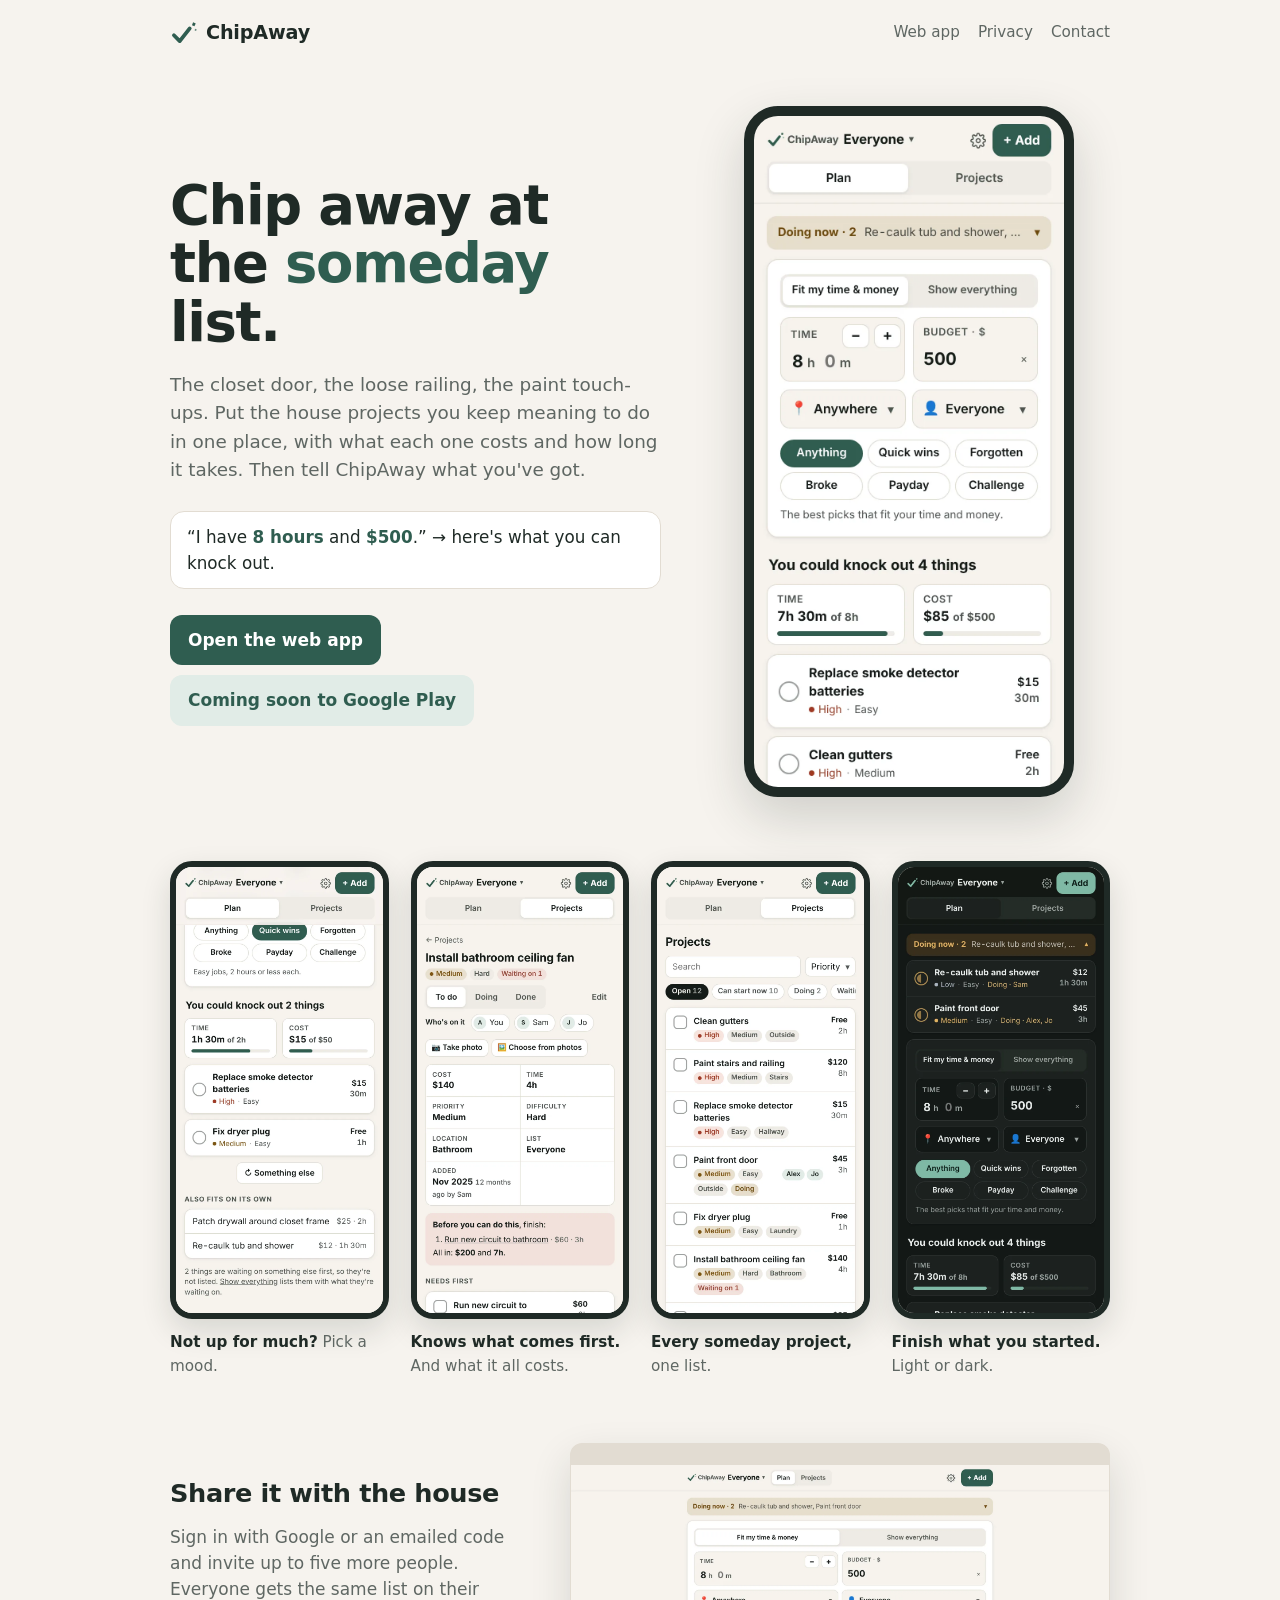
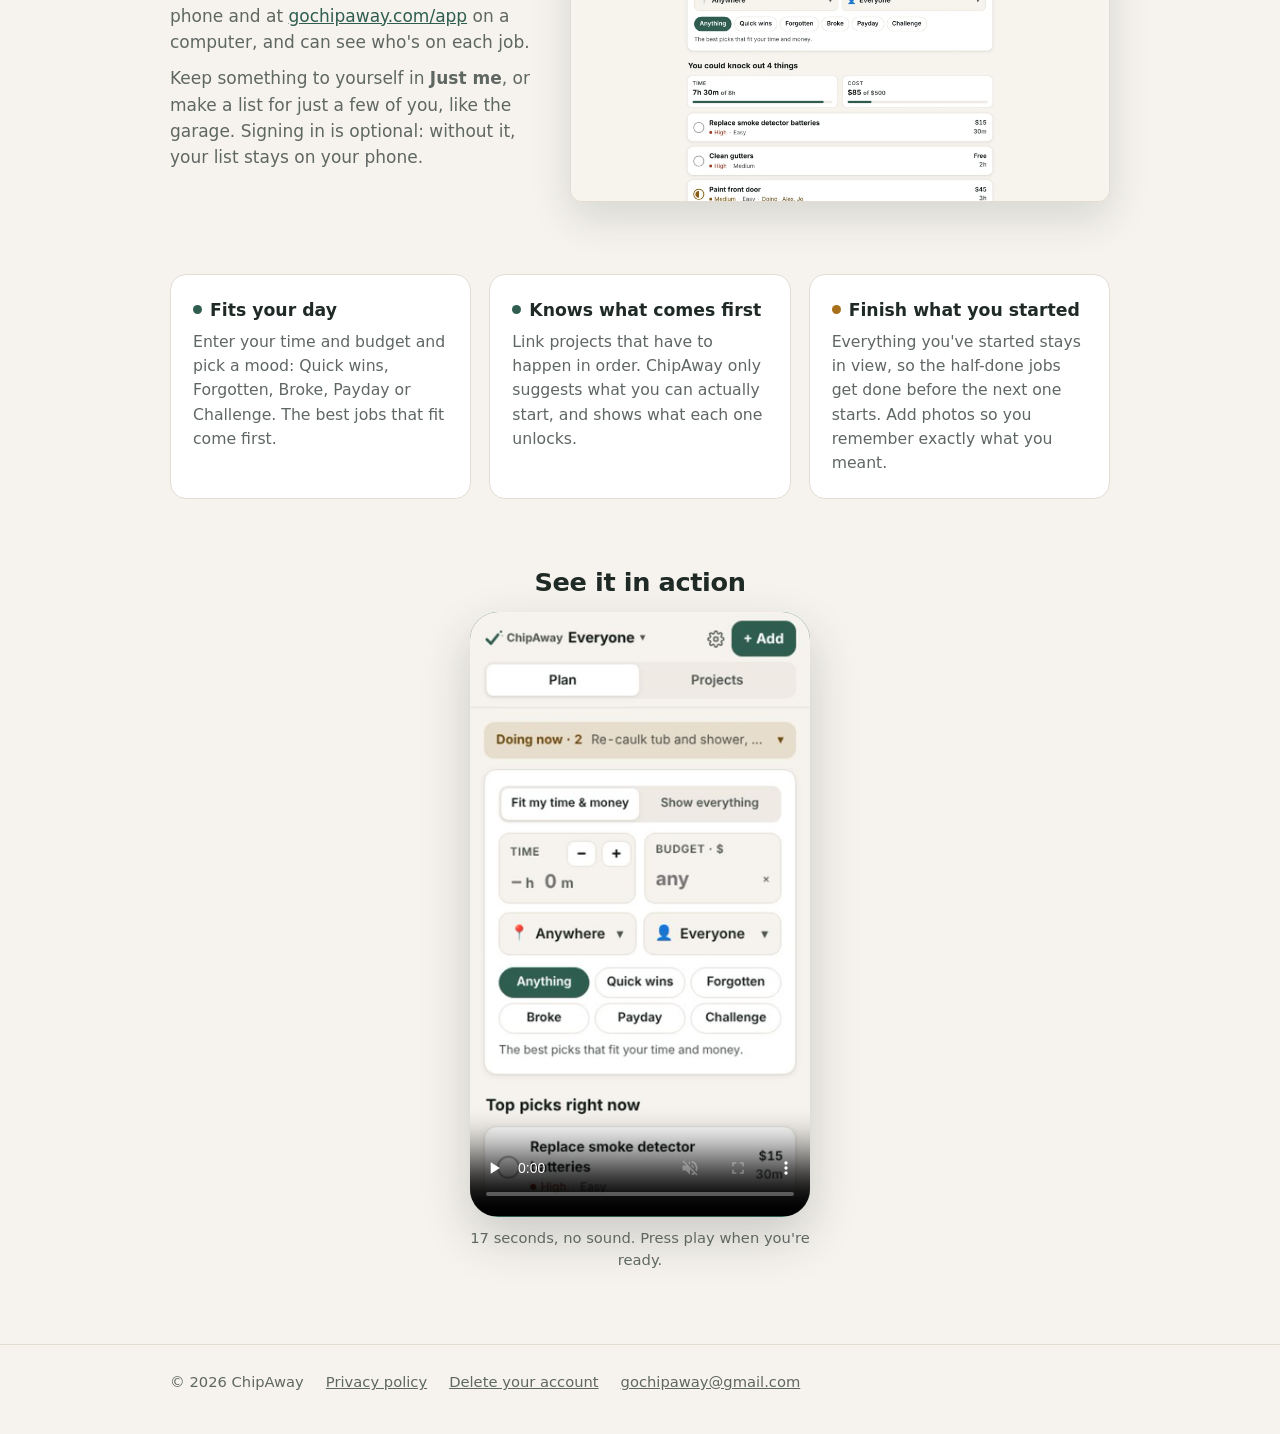
<file: index.html>
<!doctype html>
<html lang="en">
<head>
<meta charset="utf-8">
<meta name="viewport" content="width=device-width, initial-scale=1">
<title>ChipAway · chip away at the someday list</title>
<meta name="description" content="ChipAway turns the house projects you keep meaning to do into a plan for the time and money you have today.">
<meta name="theme-color" content="#2f5d50">
<link rel="icon" href="/icon.svg" type="image/svg+xml">
<link rel="apple-touch-icon" href="/apple-touch-icon.png">
<link rel="stylesheet" href="/style.css?v=4">
<meta property="og:title" content="ChipAway">
<meta property="og:description" content="Chip away at the someday list. Tell it how much time and money you have; it tells you what you can get done.">
<meta property="og:image" content="https://gochipaway.com/plan.png">
</head>
<body>
<header class="top">
  <div class="wrap">
    <a class="brand" href="/"><svg width="28" height="28" viewBox="0 0 25 21" aria-hidden="true"><path d="M3.5 12.5l5.2 5.2L17.6 6.4" fill="none" stroke="currentColor" stroke-width="3.4" stroke-linecap="round" stroke-linejoin="round"/><path d="M20.6 1l2.4 1-1.2 2.4-2.2-.8z" fill="currentColor"/><path d="M22.3 6.8l1.5.4-.5 1.5-1.3-.5z" fill="currentColor" opacity=".7"/></svg>ChipAway</a>
    <nav><a href="/app/">Web app</a><a href="/privacy/">Privacy</a><a href="mailto:gochipaway@gmail.com">Contact</a></nav>
  </div>
</header>

<main class="wrap">
  <section class="hero">
    <div>
      <h1>Chip away at the <em>someday</em> list.</h1>
      <p class="lead">The closet door, the loose railing, the paint touch-ups. Put the house projects you keep meaning to do in one place, with what each one costs and how long it takes. Then tell ChipAway what you've got.</p>
      <div class="ask">“I have <b>8 hours</b> and <b>$500</b>.” → here's what you can knock out.</div>
      <div class="ctas"><a class="badge" href="/app/">Open the web app</a><span class="badge soon">Coming soon to Google Play</span></div>
    </div>
    <figure class="shot">
      <img src="/shots/1-plan.webp" width="780" height="1688" fetchpriority="high" alt="ChipAway's plan screen: 8 hours and $500 in, four projects that fit, starting with replacing the smoke detector batteries">
    </figure>
  </section>

  <section class="gallery" aria-label="Screenshots">
    <figure><img src="/shots/2-quick.webp" width="780" height="1688" alt="Quick wins mood with 2 hours and $50: two easy jobs that fit"><figcaption><b>Not up for much?</b> Pick a mood.</figcaption></figure>
    <figure><img src="/shots/3-item.webp" width="780" height="1688" alt="A project page on a shared list: the bathroom fan, added by Sam, waits on running a new circuit first, $200 and 7 hours all in"><figcaption><b>Knows what comes first.</b> And what it all costs.</figcaption></figure>
    <figure><img src="/shots/4-projects.webp" width="780" height="1688" alt="The projects list with cost, time, priority, difficulty, location and who is on each job"><figcaption><b>Every someday project,</b> one list.</figcaption></figure>
    <figure><img src="/shots/5-dark.webp" width="780" height="1688" alt="Dark mode, with the two projects already started at the top and who is doing each one"><figcaption><b>Finish what you started.</b> Light or dark.</figcaption></figure>
  </section>

  <section class="pc">
    <div>
      <h2>Share it with the house</h2>
      <p>Sign in with Google or an emailed code and invite up to five more people. Everyone gets the same list on their phone and at <a href="/app/">gochipaway.com/app</a> on a computer, and can see who's on each job.</p>
      <p>Keep something to yourself in <b>Just me</b>, or make a list for just a few of you, like the garage. Signing in is optional: without it, your list stays on your phone.</p>
    </div>
    <figure><img src="/shots/pc.webp" width="1920" height="1200" loading="lazy" alt="The ChipAway web app in a desktop browser, showing the same plan screen on a shared list"></figure>
  </section>

  <section class="features">
    <div class="feature"><h3><span class="dot"></span>Fits your day</h3><p>Enter your time and budget and pick a mood: Quick wins, Forgotten, Broke, Payday or Challenge. The best jobs that fit come first.</p></div>
    <div class="feature"><h3><span class="dot"></span>Knows what comes first</h3><p>Link projects that have to happen in order. ChipAway only suggests what you can actually start, and shows what each one unlocks.</p></div>
    <div class="feature"><h3><span class="dot doing"></span>Finish what you started</h3><p>Everything you've started stays in view, so the half-done jobs get done before the next one starts. Add photos so you remember exactly what you meant.</p></div>
  </section>

  <section class="video">
    <h2>See it in action</h2>
    <figure class="demo">
      <video src="/demo.mp4" poster="/demo-poster.jpg" controls muted playsinline preload="none" width="720" height="1280"
        aria-label="17-second demo of ChipAway, no sound: typing 8 hours and $500, picking Quick wins, checking a project off, and opening a project that waits on another"></video>
      <figcaption>17 seconds, no sound. Press play when you're ready.</figcaption>
    </figure>
  </section>
</main>

<footer>
  <div class="wrap">
    <span>© 2026 ChipAway</span>
    <a href="/privacy/">Privacy policy</a>
    <a href="/delete/">Delete your account</a>
    <a href="mailto:gochipaway@gmail.com">gochipaway@gmail.com</a>
  </div>
</footer>
</body>
</html>
</file>
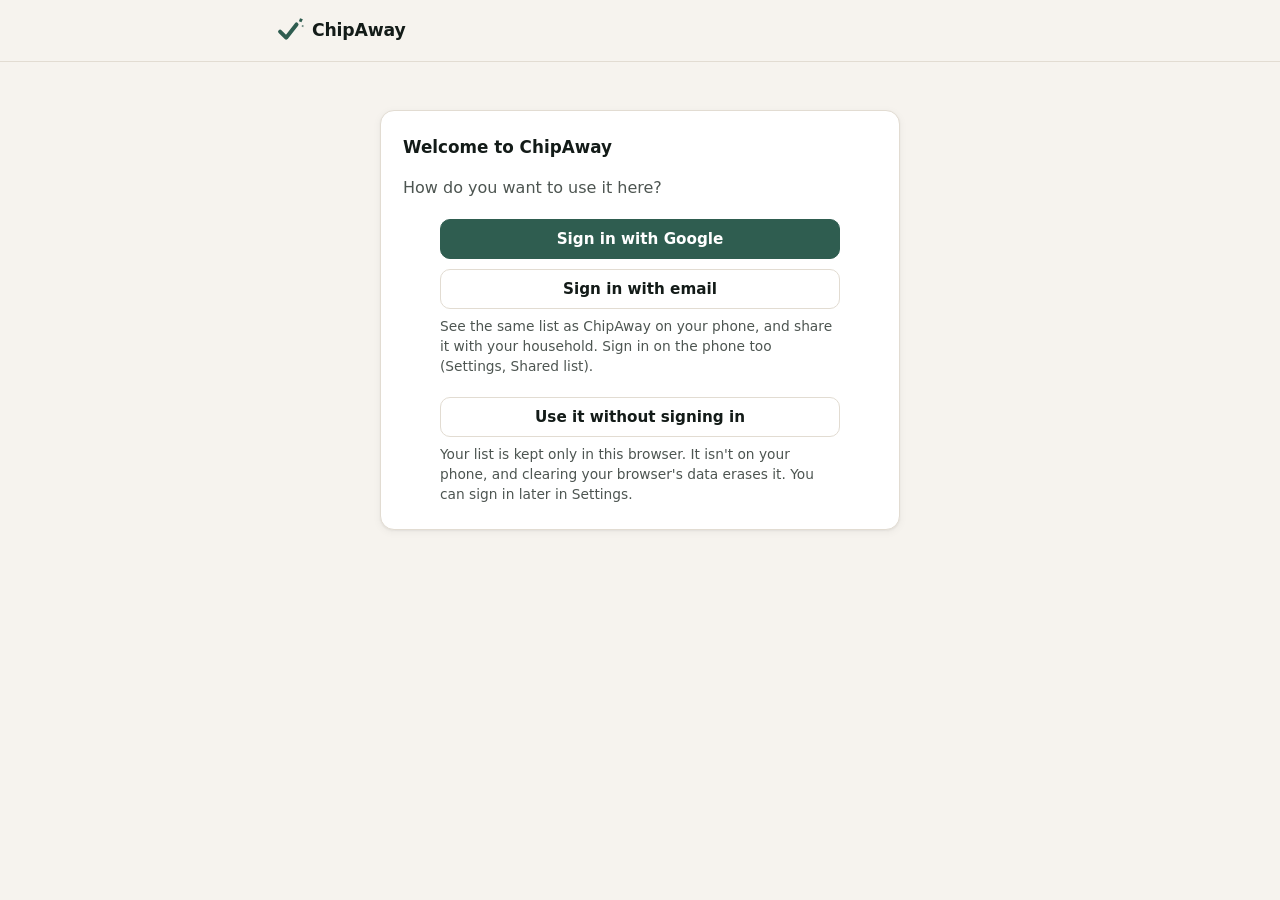
<file: app/index.html>
<!doctype html>
<html lang="en">
<head>
<meta charset="utf-8">
<meta name="viewport" content="width=device-width, initial-scale=1, viewport-fit=cover">
<meta name="theme-color" content="#2f5d50">
<meta name="color-scheme" content="light dark">
<title>ChipAway</title>
<link rel="icon" href="icon.svg" type="image/svg+xml">
<link rel="stylesheet" href="style.css">
</head>
<body>
<header class="top">
  <div class="top-in">
    <a class="brand" href="#/plan"><svg class="mark" viewBox="0 0 24 24" width="28" height="28" aria-hidden="true"><path d="M3.5 12.5l5.2 5.2L17.6 6.4" fill="none" stroke="currentColor" stroke-width="3.4" stroke-linecap="round" stroke-linejoin="round"/><path d="M20.6 1l2.4 1-1.2 2.4-2.2-.8z" fill="currentColor"/><path d="M22.3 6.8l1.5.4-.5 1.5-1.3-.5z" fill="currentColor" opacity=".7"/></svg><span class="brand-name">ChipAway</span></a>
    <div id="listSw" class="list-sw"></div>
    <nav class="tabs" aria-label="Main">
      <a href="#/plan" data-tab="plan">Plan</a>
      <a href="#/projects" data-tab="projects">Projects</a>
    </nav>
    <div class="top-actions">
      <a class="icon-btn" href="#/settings" data-tab="settings" aria-label="Settings" title="Settings">
        <svg viewBox="0 0 24 24" width="20" height="20" fill="none" stroke="currentColor" stroke-width="1.8" stroke-linecap="round" stroke-linejoin="round"><circle cx="12" cy="12" r="3"/><path d="M19.4 15a1.7 1.7 0 0 0 .3 1.8l.1.1a2 2 0 1 1-2.8 2.8l-.1-.1a1.7 1.7 0 0 0-1.8-.3 1.7 1.7 0 0 0-1 1.5V21a2 2 0 1 1-4 0v-.1a1.7 1.7 0 0 0-1.1-1.5 1.7 1.7 0 0 0-1.8.3l-.1.1a2 2 0 1 1-2.8-2.8l.1-.1a1.7 1.7 0 0 0 .3-1.8 1.7 1.7 0 0 0-1.5-1H3a2 2 0 1 1 0-4h.1a1.7 1.7 0 0 0 1.5-1.1 1.7 1.7 0 0 0-.3-1.8l-.1-.1a2 2 0 1 1 2.8-2.8l.1.1a1.7 1.7 0 0 0 1.8.3H9a1.7 1.7 0 0 0 1-1.5V3a2 2 0 1 1 4 0v.1a1.7 1.7 0 0 0 1 1.5 1.7 1.7 0 0 0 1.8-.3l.1-.1a2 2 0 1 1 2.8 2.8l-.1.1a1.7 1.7 0 0 0-.3 1.8V9a1.7 1.7 0 0 0 1.5 1H21a2 2 0 1 1 0 4h-.1a1.7 1.7 0 0 0-1.5 1z"/></svg>
      </a>
      <a class="btn add" href="#/new" aria-label="Add a project">+ Add</a>
    </div>
  </div>
</header>
<main id="app" tabindex="-1"></main>
<div id="toast" role="status" aria-live="polite"></div>
<script src="logic.js"></script>
<script src="merge.js"></script>
<script src="store.js"></script>
<script src="cloud.js"></script>
<script src="auth.js"></script>
<script src="import.js"></script>
<script src="native.bundle.js"></script>
<script src="app.js"></script>
</body>
</html>
</file>
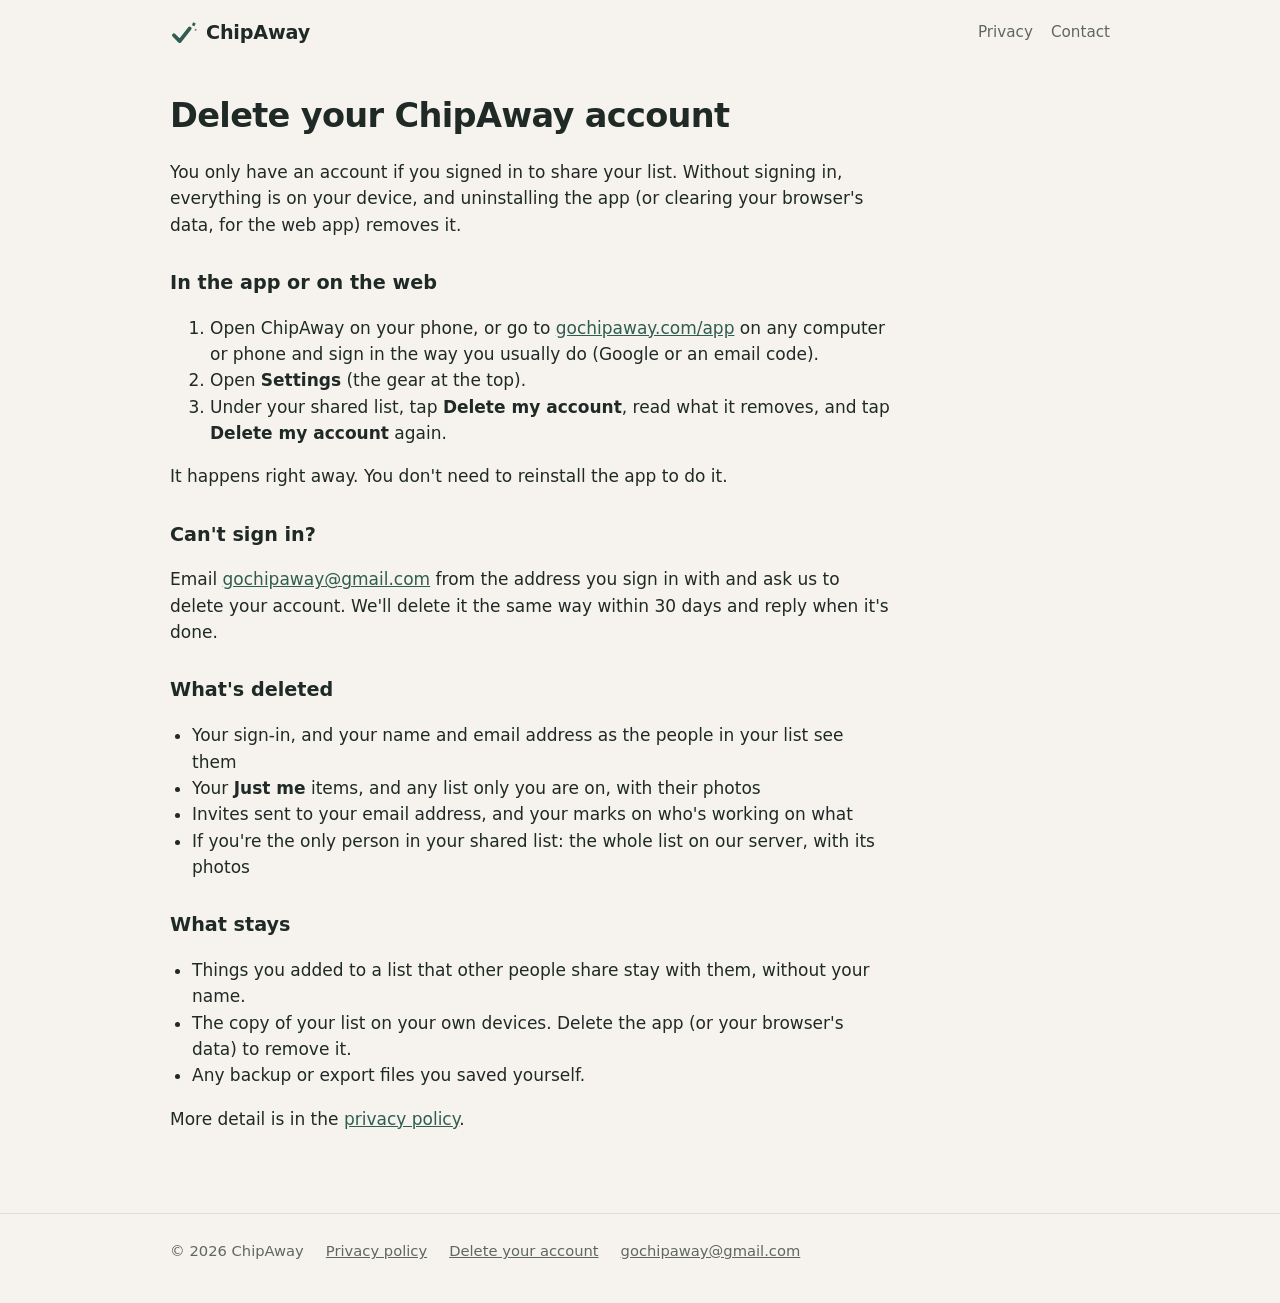
<file: delete/index.html>
<!doctype html>
<html lang="en">
<head>
<meta charset="utf-8">
<meta name="viewport" content="width=device-width, initial-scale=1">
<title>Delete your account · ChipAway</title>
<meta name="description" content="How to delete your ChipAway account and what it removes.">
<meta name="theme-color" content="#2f5d50">
<link rel="icon" href="/icon.svg" type="image/svg+xml">
<link rel="stylesheet" href="/style.css?v=4">
</head>
<body>
<header class="top">
  <div class="wrap">
    <a class="brand" href="/"><svg width="28" height="28" viewBox="0 0 25 21" aria-hidden="true"><path d="M3.5 12.5l5.2 5.2L17.6 6.4" fill="none" stroke="currentColor" stroke-width="3.4" stroke-linecap="round" stroke-linejoin="round"/><path d="M20.6 1l2.4 1-1.2 2.4-2.2-.8z" fill="currentColor"/><path d="M22.3 6.8l1.5.4-.5 1.5-1.3-.5z" fill="currentColor" opacity=".7"/></svg>ChipAway</a>
    <nav><a href="/privacy/">Privacy</a><a href="mailto:gochipaway@gmail.com">Contact</a></nav>
  </div>
</header>

<main class="wrap">
  <article class="doc">
    <h1>Delete your ChipAway account</h1>
    <p>You only have an account if you signed in to share your list. Without signing in, everything is on your device, and uninstalling the app (or clearing your browser's data, for the web app) removes it.</p>

    <h2>In the app or on the web</h2>
    <ol>
      <li>Open ChipAway on your phone, or go to <a href="/app/">gochipaway.com/app</a> on any computer or phone and sign in the way you usually do (Google or an email code).</li>
      <li>Open <b>Settings</b> (the gear at the top).</li>
      <li>Under your shared list, tap <b>Delete my account</b>, read what it removes, and tap <b>Delete my account</b> again.</li>
    </ol>
    <p>It happens right away. You don't need to reinstall the app to do it.</p>

    <h2>Can't sign in?</h2>
    <p>Email <a href="mailto:gochipaway@gmail.com?subject=Delete%20my%20ChipAway%20account">gochipaway@gmail.com</a> from the address you sign in with and ask us to delete your account. We'll delete it the same way within 30 days and reply when it's done.</p>

    <h2>What's deleted</h2>
    <ul>
      <li>Your sign-in, and your name and email address as the people in your list see them</li>
      <li>Your <b>Just me</b> items, and any list only you are on, with their photos</li>
      <li>Invites sent to your email address, and your marks on who's working on what</li>
      <li>If you're the only person in your shared list: the whole list on our server, with its photos</li>
    </ul>

    <h2>What stays</h2>
    <ul>
      <li>Things you added to a list that other people share stay with them, without your name.</li>
      <li>The copy of your list on your own devices. Delete the app (or your browser's data) to remove it.</li>
      <li>Any backup or export files you saved yourself.</li>
    </ul>
    <p>More detail is in the <a href="/privacy/#delete">privacy policy</a>.</p>
  </article>
</main>

<footer>
  <div class="wrap">
    <span>© 2026 ChipAway</span>
    <a href="/privacy/">Privacy policy</a>
    <a href="/delete/">Delete your account</a>
    <a href="mailto:gochipaway@gmail.com">gochipaway@gmail.com</a>
  </div>
</footer>
</body>
</html>
</file>
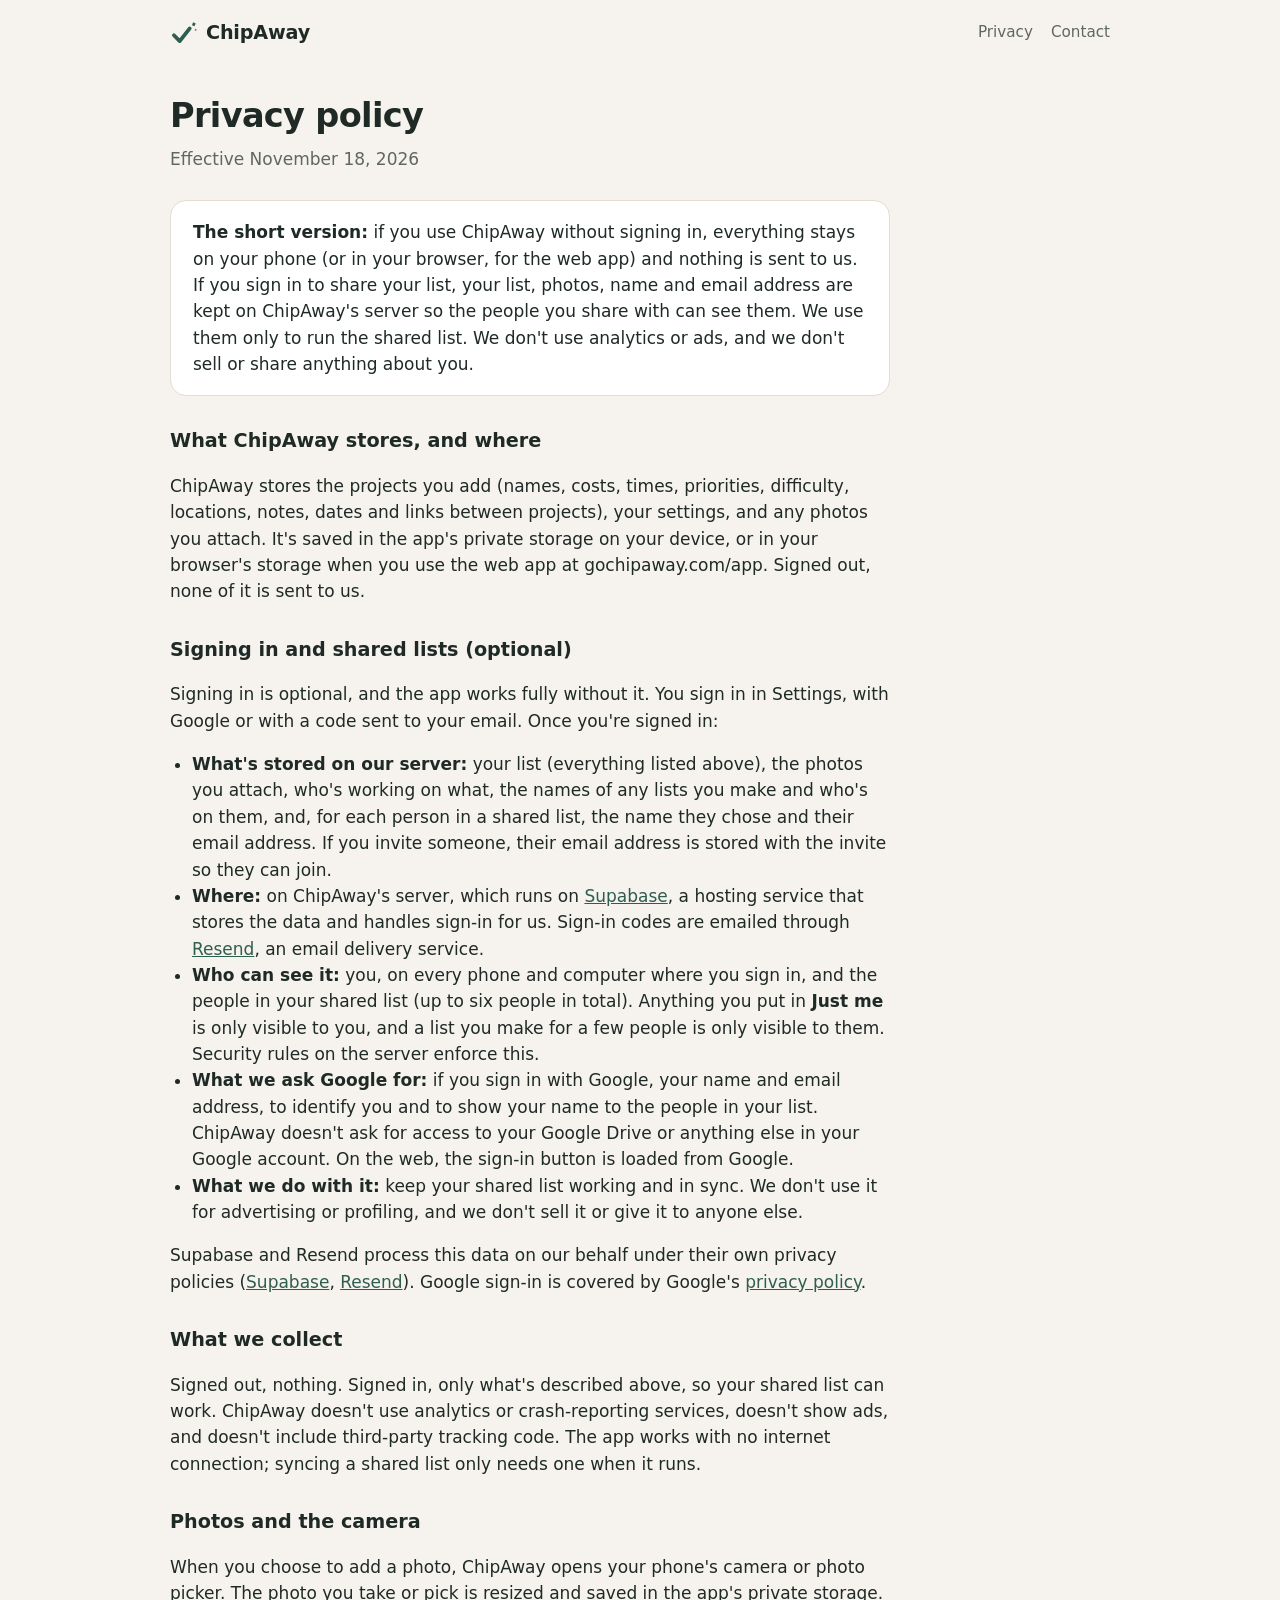
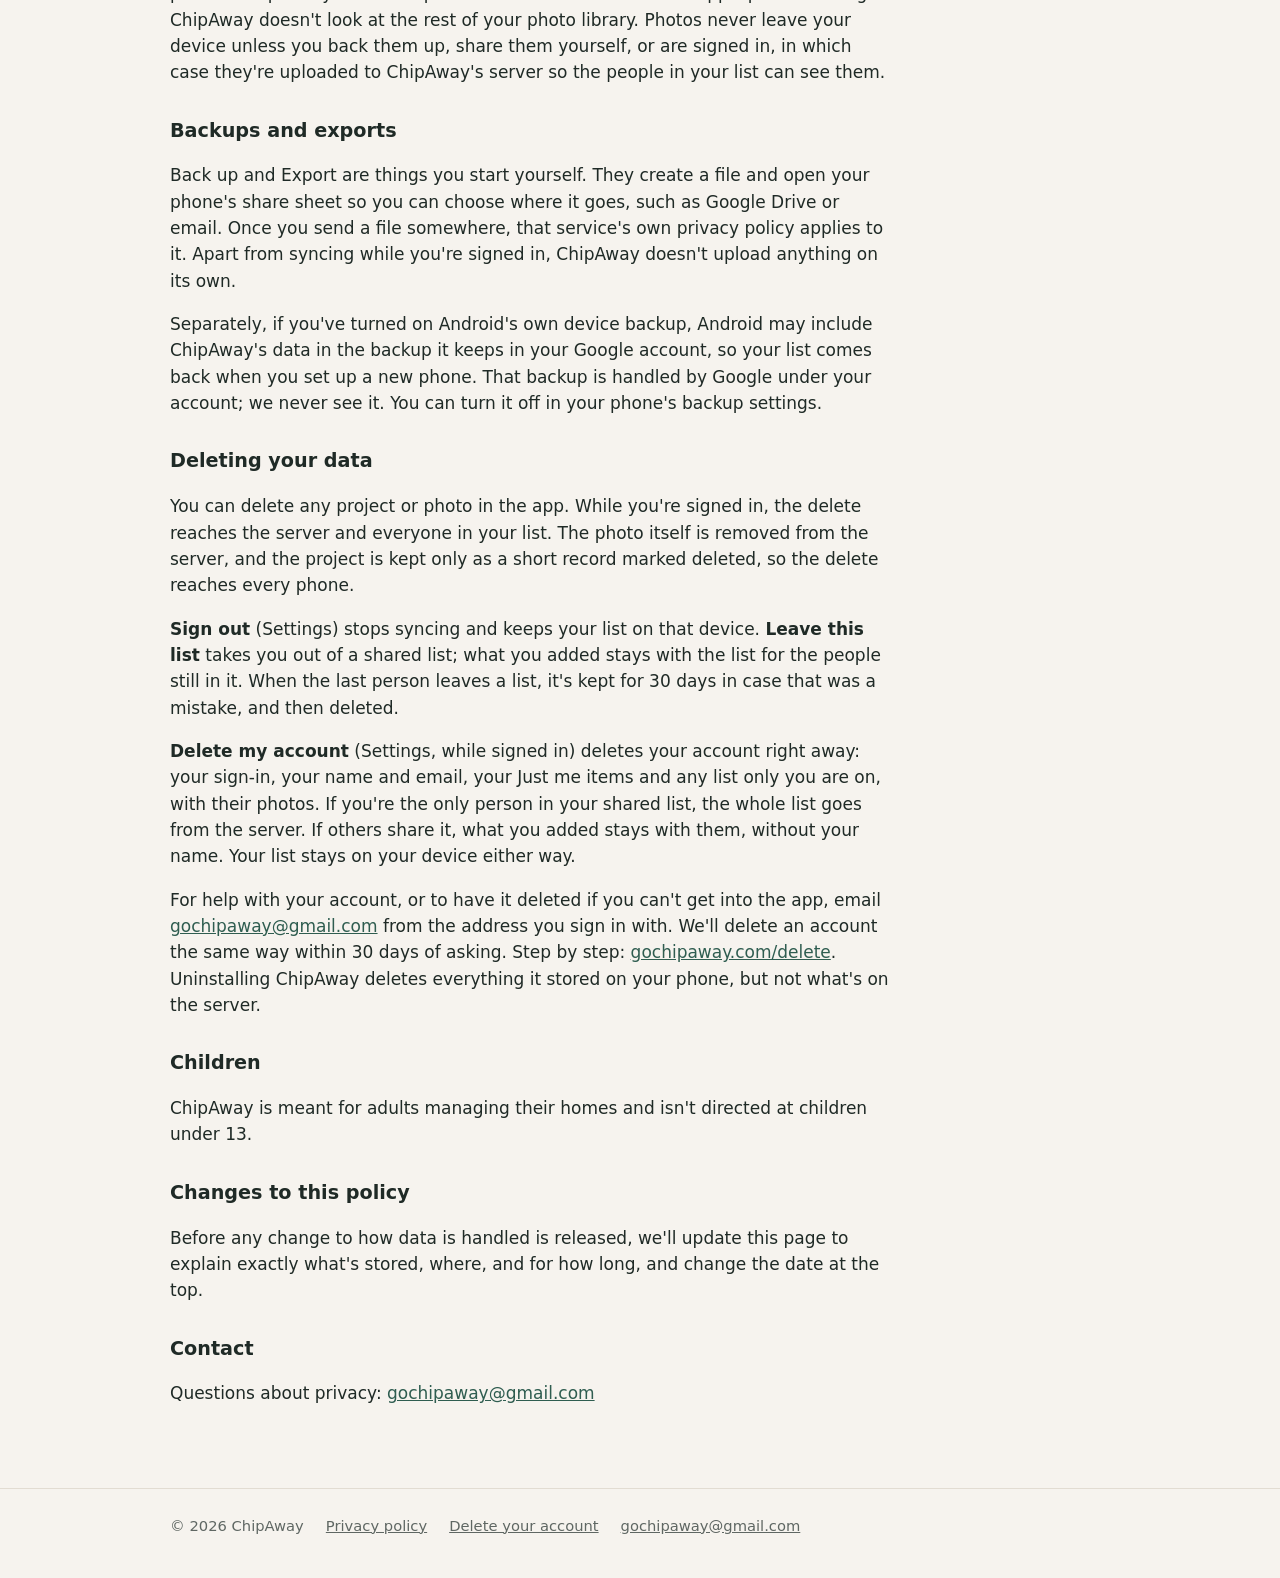
<file: privacy/index.html>
<!doctype html>
<html lang="en">
<head>
<meta charset="utf-8">
<meta name="viewport" content="width=device-width, initial-scale=1">
<title>Privacy policy · ChipAway</title>
<meta name="description" content="ChipAway keeps your list and photos on your phone. If you sign in to share your list, it's kept on ChipAway's server for the people you share with. No ads, no tracking, nothing sold.">
<meta name="theme-color" content="#2f5d50">
<link rel="icon" href="/icon.svg" type="image/svg+xml">
<link rel="stylesheet" href="/style.css?v=4">
</head>
<body>
<header class="top">
  <div class="wrap">
    <a class="brand" href="/"><svg width="28" height="28" viewBox="0 0 25 21" aria-hidden="true"><path d="M3.5 12.5l5.2 5.2L17.6 6.4" fill="none" stroke="currentColor" stroke-width="3.4" stroke-linecap="round" stroke-linejoin="round"/><path d="M20.6 1l2.4 1-1.2 2.4-2.2-.8z" fill="currentColor"/><path d="M22.3 6.8l1.5.4-.5 1.5-1.3-.5z" fill="currentColor" opacity=".7"/></svg>ChipAway</a>
    <nav><a href="/privacy/">Privacy</a><a href="mailto:gochipaway@gmail.com">Contact</a></nav>
  </div>
</header>

<main class="wrap">
  <article class="doc">
    <h1>Privacy policy</h1>
    <p class="date">Effective November 18, 2026</p>

    <div class="short"><p><b>The short version:</b> if you use ChipAway without signing in, everything stays on your phone (or in your browser, for the web app) and nothing is sent to us. If you sign in to share your list, your list, photos, name and email address are kept on ChipAway's server so the people you share with can see them. We use them only to run the shared list. We don't use analytics or ads, and we don't sell or share anything about you.</p></div>

    <h2>What ChipAway stores, and where</h2>
    <p>ChipAway stores the projects you add (names, costs, times, priorities, difficulty, locations, notes, dates and links between projects), your settings, and any photos you attach. It's saved in the app's private storage on your device, or in your browser's storage when you use the web app at gochipaway.com/app. Signed out, none of it is sent to us.</p>

    <h2 id="sharing">Signing in and shared lists (optional)</h2>
    <p>Signing in is optional, and the app works fully without it. You sign in in Settings, with Google or with a code sent to your email. Once you're signed in:</p>
    <ul>
      <li><b>What's stored on our server:</b> your list (everything listed above), the photos you attach, who's working on what, the names of any lists you make and who's on them, and, for each person in a shared list, the name they chose and their email address. If you invite someone, their email address is stored with the invite so they can join.</li>
      <li><b>Where:</b> on ChipAway's server, which runs on <a href="https://supabase.com">Supabase</a>, a hosting service that stores the data and handles sign-in for us. Sign-in codes are emailed through <a href="https://resend.com">Resend</a>, an email delivery service.</li>
      <li><b>Who can see it:</b> you, on every phone and computer where you sign in, and the people in your shared list (up to six people in total). Anything you put in <b>Just me</b> is only visible to you, and a list you make for a few people is only visible to them. Security rules on the server enforce this.</li>
      <li><b>What we ask Google for:</b> if you sign in with Google, your name and email address, to identify you and to show your name to the people in your list. ChipAway doesn't ask for access to your Google Drive or anything else in your Google account. On the web, the sign-in button is loaded from Google.</li>
      <li><b>What we do with it:</b> keep your shared list working and in sync. We don't use it for advertising or profiling, and we don't sell it or give it to anyone else.</li>
    </ul>
    <p>Supabase and Resend process this data on our behalf under their own privacy policies (<a href="https://supabase.com/privacy">Supabase</a>, <a href="https://resend.com/legal/privacy-policy">Resend</a>). Google sign-in is covered by Google's <a href="https://policies.google.com/privacy">privacy policy</a>.</p>

    <h2>What we collect</h2>
    <p>Signed out, nothing. Signed in, only what's described above, so your shared list can work. ChipAway doesn't use analytics or crash-reporting services, doesn't show ads, and doesn't include third-party tracking code. The app works with no internet connection; syncing a shared list only needs one when it runs.</p>

    <h2>Photos and the camera</h2>
    <p>When you choose to add a photo, ChipAway opens your phone's camera or photo picker. The photo you take or pick is resized and saved in the app's private storage. ChipAway doesn't look at the rest of your photo library. Photos never leave your device unless you back them up, share them yourself, or are signed in, in which case they're uploaded to ChipAway's server so the people in your list can see them.</p>

    <h2>Backups and exports</h2>
    <p>Back up and Export are things you start yourself. They create a file and open your phone's share sheet so you can choose where it goes, such as Google Drive or email. Once you send a file somewhere, that service's own privacy policy applies to it. Apart from syncing while you're signed in, ChipAway doesn't upload anything on its own.</p>
    <p>Separately, if you've turned on Android's own device backup, Android may include ChipAway's data in the backup it keeps in your Google account, so your list comes back when you set up a new phone. That backup is handled by Google under your account; we never see it. You can turn it off in your phone's backup settings.</p>

    <h2 id="delete">Deleting your data</h2>
    <p>You can delete any project or photo in the app. While you're signed in, the delete reaches the server and everyone in your list. The photo itself is removed from the server, and the project is kept only as a short record marked deleted, so the delete reaches every phone.</p>
    <p><b>Sign out</b> (Settings) stops syncing and keeps your list on that device. <b>Leave this list</b> takes you out of a shared list; what you added stays with the list for the people still in it. When the last person leaves a list, it's kept for 30 days in case that was a mistake, and then deleted.</p>
    <p><b>Delete my account</b> (Settings, while signed in) deletes your account right away: your sign-in, your name and email, your Just me items and any list only you are on, with their photos. If you're the only person in your shared list, the whole list goes from the server. If others share it, what you added stays with them, without your name. Your list stays on your device either way.</p>
    <p>For help with your account, or to have it deleted if you can't get into the app, email <a href="mailto:gochipaway@gmail.com?subject=My%20ChipAway%20account">gochipaway@gmail.com</a> from the address you sign in with. We'll delete an account the same way within 30 days of asking. Step by step: <a href="/delete/">gochipaway.com/delete</a>. Uninstalling ChipAway deletes everything it stored on your phone, but not what's on the server.</p>

    <h2>Children</h2>
    <p>ChipAway is meant for adults managing their homes and isn't directed at children under 13.</p>

    <h2>Changes to this policy</h2>
    <p>Before any change to how data is handled is released, we'll update this page to explain exactly what's stored, where, and for how long, and change the date at the top.</p>

    <h2>Contact</h2>
    <p>Questions about privacy: <a href="mailto:gochipaway@gmail.com">gochipaway@gmail.com</a></p>
  </article>
</main>

<footer>
  <div class="wrap">
    <span>© 2026 ChipAway</span>
    <a href="/privacy/">Privacy policy</a>
    <a href="/delete/">Delete your account</a>
    <a href="mailto:gochipaway@gmail.com">gochipaway@gmail.com</a>
  </div>
</footer>
</body>
</html>
</file>
<file: style.css>
:root {
  --bg: #f6f3ee; --surface: #ffffff; --line: #e2dcd2; --text: #1f2a26; --muted: #5f6763;
  --accent: #2f5d50; --accent-ink: #ffffff; --accent-soft: #e1ece7; --doing: #a8701a;
  color-scheme: light dark;
}
@media (prefers-color-scheme: dark) {
  :root { --bg: #141816; --surface: #1c211f; --line: #313835; --text: #e8ebe9; --muted: #9aa39f;
    --accent: #7fb8a4; --accent-ink: #0f1f1a; --accent-soft: #23352f; --doing: #e2b161; }
}
* { box-sizing: border-box; }
html { -webkit-text-size-adjust: 100%; }
body { margin: 0; background: var(--bg); color: var(--text); line-height: 1.55;
  font: 17px/1.55 system-ui, -apple-system, "Segoe UI", Roboto, Helvetica, Arial, sans-serif; }
a { color: var(--accent); }
.wrap { max-width: 980px; margin: 0 auto; padding: 0 20px; }

header.top { padding: 18px 0; }
header.top .wrap { display: flex; align-items: center; gap: 10px; }
.brand { display: inline-flex; align-items: center; gap: 8px; text-decoration: none; color: var(--text); font-weight: 750; font-size: 1.2rem; letter-spacing: -.01em; }
.brand svg { color: var(--accent); }
header.top nav { margin-left: auto; display: flex; gap: 18px; font-size: .95rem; }
header.top nav a { color: var(--muted); text-decoration: none; }
header.top nav a:hover { color: var(--text); }

.hero { display: grid; grid-template-columns: 1.1fr .9fr; gap: 48px; align-items: center; padding: 40px 0 64px; }
.hero h1 { font-size: clamp(2.2rem, 5.5vw, 3.4rem); line-height: 1.08; letter-spacing: -.025em; margin: 0 0 18px; }
.hero h1 em { font-style: normal; color: var(--accent); }
.hero p.lead { font-size: 1.15rem; color: var(--muted); margin: 0 0 26px; max-width: 34em; }
.ask { display: inline-block; background: var(--surface); border: 1px solid var(--line); border-radius: 14px; padding: 12px 16px; font-size: 1.05rem; margin-bottom: 26px; }
.ask b { color: var(--accent); }
.badge { display: inline-flex; align-items: center; gap: 8px; background: var(--accent); color: var(--accent-ink); border-radius: 12px; padding: 12px 18px; font-weight: 650; text-decoration: none; }
.badge.soon { background: var(--accent-soft); color: var(--accent); }
.ctas { display: flex; flex-wrap: wrap; gap: 10px; }
.shot { justify-self: center; width: min(330px, 100%); border-radius: 34px; border: 10px solid #1f2a26; overflow: hidden; box-shadow: 0 20px 50px rgba(31, 42, 38, .18); background: #1f2a26; }
.shot img { display: block; width: 100%; height: auto; }
.shot { margin: 0; }
.demo { width: min(340px, 100%); margin: 0 auto; }
.demo video { display: block; width: 100%; height: auto; aspect-ratio: 9 / 16; border-radius: 28px; background: #2f5d50; box-shadow: 0 20px 50px rgba(31, 42, 38, .2); }
.demo figcaption { text-align: center; color: var(--muted); font-size: .92rem; margin-top: 10px; }

.gallery { display: grid; grid-template-columns: repeat(4, 1fr); gap: 22px; padding: 0 0 64px; }
.gallery figure { margin: 0; }
.gallery img { display: block; width: 100%; height: auto; border-radius: 22px; border: 6px solid #1f2a26; background: #1f2a26; box-shadow: 0 12px 30px rgba(31, 42, 38, .14); }
.gallery figcaption { margin-top: 12px; font-size: .95rem; color: var(--muted); }
.gallery figcaption b { color: var(--text); font-weight: 650; }
.pc { display: grid; grid-template-columns: .8fr 1.2fr; gap: 40px; align-items: center; padding: 0 0 64px; }
.pc h2, .video h2 { font-size: 1.6rem; letter-spacing: -.015em; margin: 0 0 10px; }
.pc p { color: var(--muted); margin: 0; }
.pc p + p { margin-top: 10px; }
.pc figure { margin: 0; }
.pc img { display: block; width: 100%; height: auto; border-radius: 12px; border: 1px solid var(--line); border-top: 22px solid var(--line); box-shadow: 0 16px 40px rgba(31, 42, 38, .14); }
.video { padding: 0 0 72px; text-align: center; }
.features { display: grid; grid-template-columns: repeat(3, 1fr); gap: 18px; padding: 8px 0 64px; }
.feature { background: var(--surface); border: 1px solid var(--line); border-radius: 16px; padding: 22px; }
.feature h3 { margin: 0 0 6px; font-size: 1.08rem; }
.feature p { margin: 0; color: var(--muted); font-size: .98rem; }
.dot { display: inline-block; width: 9px; height: 9px; border-radius: 50%; background: var(--accent); margin-right: 8px; vertical-align: 2px; }
.dot.doing { background: var(--doing); }

footer { border-top: 1px solid var(--line); padding: 26px 0 40px; color: var(--muted); font-size: .92rem; }
footer .wrap { display: flex; flex-wrap: wrap; gap: 8px 22px; }
footer a { color: var(--muted); }

/* privacy page */
.doc { max-width: 720px; padding: 24px 0 64px; }
.doc h1 { font-size: 2.1rem; letter-spacing: -.02em; margin: 0 0 4px; }
.doc .date { color: var(--muted); margin: 0 0 28px; }
.doc h2 { font-size: 1.2rem; margin: 30px 0 8px; }
.doc p, .doc li { color: var(--text); }
.doc ul { padding-left: 22px; }
.doc .short { background: var(--surface); border: 1px solid var(--line); border-radius: 16px; padding: 18px 22px; }
.doc .short p { margin: 0; }

@media (max-width: 760px) {
  .hero { grid-template-columns: 1fr; gap: 36px; padding: 20px 0 48px; }
  .features { grid-template-columns: 1fr; }
  .gallery { display: flex; overflow-x: auto; scroll-snap-type: x mandatory; gap: 16px; margin: 0 -20px; padding: 0 20px 48px; scrollbar-width: none; }
  .gallery figure { flex: 0 0 68%; scroll-snap-align: center; }
  .pc { grid-template-columns: 1fr; gap: 22px; padding-bottom: 48px; }
  header.top nav { gap: 14px; }
}
</file>
<file: app/style.css>
:root {
  --bg: #f6f3ee;
  --surface: #ffffff;
  --surface-2: #efebe4;
  --line: #e2dcd2;
  --text: #131b18;
  --muted: #4d5551;
  --accent: #2f5d50;
  --accent-ink: #ffffff;
  --accent-soft: #e1ece7;
  --high: #a13a25;
  --high-soft: #f7e3dd;
  --med: #7e5512;
  --med-soft: #e9e0d0;
  --low: #47545f;
  --low-soft: #e6eaee;
  --doing: #6f4a0e;
  --doing-soft: #e6ddcd;
  --half: #8a5d12;
  --half-ring: #8a5d12;
  --block: #9a4a3c;
  --block-soft: #f3e1dc;
  --done: #3f7a4e;
  --done-soft: #e0eee3;
  --danger-soft: #f8dcd6;
  --danger-ink: #8e2f1f;
  --shadow: 0 1px 2px rgba(31, 42, 38, .06), 0 2px 8px rgba(31, 42, 38, .05);
  --radius: 14px;
  color-scheme: light;
}
@media (prefers-color-scheme: dark) {
  :root:not([data-theme="light"]) {
    --bg: #141816;
    --surface: #1c211f;
    --surface-2: #252b28;
    --line: #313835;
    --text: #e8ebe9;
    --muted: #9aa39f;
    --accent: #7fb8a4;
    --accent-ink: #0f1f1a;
    --accent-soft: #23352f;
    --high: #f0907b;
    --high-soft: #3d2620;
    --med: #e2b161;
    --med-soft: #3a2f1c;
    --low: #a9b6c1;
    --low-soft: #262d33;
    --doing: #e2b161;
    --doing-soft: #3a2f1c;
    --half: color-mix(in srgb, #e2b161 60%, transparent);
    --half-ring: color-mix(in srgb, #e2b161 75%, transparent);
    --block: #e79a8a;
    --block-soft: #3a2420;
    --done: #8fcf9e;
    --done-soft: #1f3324;
    --danger-soft: #45231d;
    --danger-ink: #f3a595;
    --shadow: 0 1px 2px rgba(0, 0, 0, .3);
    color-scheme: dark;
  }
}
:root[data-theme="dark"] {
  --bg: #141816; --surface: #1c211f; --surface-2: #252b28; --line: #313835; --text: #e8ebe9;
  --muted: #9aa39f; --accent: #7fb8a4; --accent-ink: #0f1f1a; --accent-soft: #23352f;
  --high: #f0907b; --high-soft: #3d2620; --med: #e2b161; --med-soft: #3a2f1c; --low: #a9b6c1;
  --low-soft: #262d33; --doing: #e2b161; --doing-soft: #3a2f1c; --half: color-mix(in srgb, #e2b161 60%, transparent); --half-ring: color-mix(in srgb, #e2b161 75%, transparent); --block: #e79a8a; --block-soft: #3a2420;
  --done: #8fcf9e; --done-soft: #1f3324; --danger-soft: #45231d; --danger-ink: #f3a595;
  --shadow: 0 1px 2px rgba(0, 0, 0, .3); color-scheme: dark;
}

* { box-sizing: border-box; }
html { -webkit-text-size-adjust: 100%; }
body {
  margin: 0; background: var(--bg); color: var(--text);
  font: 16px/1.45 system-ui, -apple-system, "Segoe UI", Roboto, sans-serif;
  font-variant-numeric: tabular-nums;
}
a { color: inherit; }
button, input, select, textarea { font: inherit; color: inherit; }
main { max-width: 760px; margin: 0 auto; padding: 16px 16px calc(80px + env(safe-area-inset-bottom, 0px)); outline: none; }
h1 { font-size: 1.5rem; line-height: 1.2; margin: 4px 0 4px; letter-spacing: -.01em; }
h2 { font-size: 1.05rem; margin: 26px 0 10px; }
h3 { font-size: .8rem; text-transform: uppercase; letter-spacing: .06em; color: var(--muted); margin: 22px 0 8px; font-weight: 650; }
.muted { color: var(--muted); }
.small { font-size: .86rem; }
.hidden { display: none !important; }
[hidden] { display: none !important; } /* .set-row and friends set display, which would otherwise win */

/* top bar */
.top { position: sticky; top: 0; z-index: 10; background: color-mix(in srgb, var(--bg) 88%, transparent);
  backdrop-filter: blur(10px); -webkit-backdrop-filter: blur(10px); border-bottom: 1px solid var(--line); }
.top { padding-top: env(safe-area-inset-top, 0px); }
.top-in { max-width: 760px; margin: 0 auto; padding: 10px 16px; padding-left: max(16px, env(safe-area-inset-left, 0px)); padding-right: max(16px, env(safe-area-inset-right, 0px)); display: flex; align-items: center; gap: 14px; }
.brand { display: flex; align-items: center; gap: 8px; font-weight: 750; text-decoration: none; letter-spacing: -.01em; font-size: 1.08rem; }
.mark { flex: none; color: var(--accent); display: block; }
.tabs { display: flex; gap: 2px; background: var(--surface-2); padding: 3px; border-radius: 10px; }
.tabs a { text-decoration: none; padding: 5px 12px; border-radius: 8px; font-size: .93rem; color: var(--muted); font-weight: 560; }
.tabs a.on { background: var(--surface); color: var(--text); box-shadow: var(--shadow); }
.top-actions { margin-left: auto; display: flex; align-items: center; gap: 6px; }
.icon-btn { display: grid; place-items: center; width: 36px; height: 36px; border-radius: 10px; color: var(--muted); }
.icon-btn.on, .icon-btn:hover { background: var(--surface-2); color: var(--text); }
.btn.add { font-weight: 700; padding: 8px 14px; border-radius: 12px; font-size: 1rem; white-space: nowrap; }
/* phones: two rows. Name, settings and "+ Add" on top; Plan | Projects as a full-width switch below */
@media (max-width: 560px) {
  .top-in { flex-wrap: wrap; row-gap: 8px; }
  .tabs { order: 3; width: 100%; display: grid; grid-template-columns: 1fr 1fr; }
  .tabs a { text-align: center; padding: 7px 0; font-size: .95rem; }
}
@media (max-width: 420px) {

  .top-in { gap: 6px; }
  .mark { width: 24px; height: 24px; }
  .brand { gap: 5px; font-size: 1rem; letter-spacing: -.02em; }
  .top-actions { gap: 2px; }
  .icon-btn { width: 32px; }
  .btn.add { padding: 8px 13px; }
}

/* buttons */
.btn { display: inline-flex; align-items: center; justify-content: center; gap: 6px; border: 1px solid var(--line);
  background: var(--surface); padding: 8px 14px; border-radius: 10px; text-decoration: none; cursor: pointer;
  font-weight: 580; font-size: .95rem; min-height: 38px; }
.btn:hover { border-color: color-mix(in srgb, var(--text) 25%, var(--line)); }
.btn.primary, .btn.add { background: var(--accent); color: var(--accent-ink); border-color: var(--accent); }
.btn.danger { background: var(--danger-soft); color: var(--danger-ink); border-color: transparent; }
.btn.danger-solid { background: var(--danger-ink); color: var(--bg); border-color: transparent; }
.btn.ghost { background: transparent; border-color: transparent; color: var(--muted); }
.btn.small { padding: 5px 10px; min-height: 32px; font-size: .88rem; }
.btn:disabled { opacity: .5; cursor: default; }
.row { display: flex; gap: 8px; align-items: center; flex-wrap: wrap; }
.spacer { flex: 1; }

/* cards */
.card { background: var(--surface); border: 1px solid var(--line); border-radius: var(--radius); box-shadow: var(--shadow); }
.pad { padding: 16px; }
.list { display: flex; flex-direction: column; gap: 10px; }

/* chips */
.chips { display: flex; flex-wrap: wrap; gap: 6px; align-items: center; }
.chip { display: inline-flex; align-items: center; gap: 5px; font-size: .8rem; padding: 2px 8px; border-radius: 999px;
  background: var(--surface-2); color: var(--muted); font-weight: 560; white-space: nowrap; }
.chip.p-high { background: var(--high-soft); color: var(--high); }
.chip.p-medium { background: var(--med-soft); color: var(--med); }
.chip.p-low { background: var(--low-soft); color: var(--low); }
.chip.doing { background: var(--doing-soft); color: var(--doing); }
.chip.blocked { background: var(--block-soft); color: var(--block); }
.chip.done { background: var(--done-soft); color: var(--done); }
.chip.unlocks { background: var(--accent-soft); color: var(--accent); }
.chip.faint { opacity: .75; }
.dot { width: 7px; height: 7px; border-radius: 50%; background: currentColor; }

/* project / task rows */
.item { display: flex; gap: 12px; padding: 14px 14px; align-items: flex-start; text-decoration: none; color: inherit; }
.item + .item { border-top: 1px solid var(--line); }
.item .body { flex: 1; min-width: 0; }
.item .title { display: block; text-decoration: none; font-weight: 620; margin-bottom: 5px; overflow-wrap: anywhere; }
.item .sub { font-size: .84rem; color: var(--muted); margin: -3px 0 6px; }
.item.is-done .title { color: var(--muted); text-decoration: line-through; text-decoration-color: color-mix(in srgb, var(--muted) 60%, transparent); }
.item .nums { text-align: right; font-size: .9rem; white-space: nowrap; }
.item .nums b { display: block; font-weight: 650; }

.check { flex: none; width: 26px; height: 26px; border-radius: 8px; border: 2px solid color-mix(in srgb, var(--muted) 55%, transparent);
  background: transparent; cursor: pointer; display: grid; place-items: center; padding: 0; margin-top: 1px; }
.check:hover { border-color: var(--accent); }
.check.on { background: var(--done); border-color: var(--done); color: var(--surface); }
.check.on::after { content: ""; width: 9px; height: 5px; border: solid currentColor; border-width: 0 0 2.5px 2.5px; transform: translate(0, -1px) rotate(-45deg); }
.check:disabled { opacity: .35; cursor: not-allowed; }

/* planner */
.ask { padding: 18px 16px 16px; }
.field input:focus, .field select:focus, .field textarea:focus, .search:focus {
  outline: 2px solid color-mix(in srgb, var(--accent) 45%, transparent); outline-offset: 1px; border-color: var(--accent); }
.limits { display: grid; grid-template-columns: minmax(0,1fr) minmax(0,1fr); gap: 10px; }
.limit { display: grid; grid-template-columns: minmax(0,1fr) auto; align-items: center; column-gap: 4px; background: var(--bg); border: 1px solid var(--line); border-radius: 12px; padding: 8px 6px 4px 12px; }
.limit label { grid-column: 1 / -1; }
.limit label { font-size: .8rem; color: var(--muted); font-weight: 600; text-transform: uppercase; letter-spacing: .05em; }
.limit input { min-width: 0; width: 100%; border: 0; background: transparent; font-size: 1.35rem; font-weight: 650; padding: 2px 0 4px; outline: none; }
.limit .unit { color: var(--muted); font-weight: 600; margin-right: 6px; }
.limit .clear { border: 0; background: transparent; color: var(--muted); cursor: pointer; padding: 4px 6px; border-radius: 6px; font-size: .85rem; }
.modes { display: flex; flex-wrap: wrap; gap: 6px; padding: 14px 0 2px; }
/* phones: an even grid, three across, so every mood is visible without scrolling */
@media (max-width: 440px) {
  .modes { display: grid; grid-template-columns: repeat(3, minmax(0, 1fr)); gap: 6px; }
  .mode { padding: 7px 4px; font-size: .88rem; text-align: center; white-space: nowrap; }
}
.modes::-webkit-scrollbar { display: none; }
.mode { flex: none; border: 1px solid var(--line); background: var(--surface); border-radius: 999px; padding: 6px 12px; cursor: pointer; font-size: .9rem; font-weight: 560; }
.mode.on { background: var(--accent); color: var(--accent-ink); border-color: var(--accent); }
.mode-hint { font-size: .85rem; color: var(--muted); margin-top: 8px; min-height: 1.2em; }
/* location: a full-width row under time and budget, same look as those boxes */
.loc { position: relative; display: flex; align-items: center; gap: 8px; margin-top: 10px; background: var(--bg);
  border: 1px solid var(--line); border-radius: 12px; padding: 0 12px; }
/* Location and Who share one row under time and budget */
.pick-row { display: flex; gap: 8px; margin-top: 10px; }
.pick-row .loc { flex: 1 1 0; min-width: 0; margin-top: 0; }
#fitBox.hidden + .pick-row { margin-top: 0; }
.pick-row .loc + .loc .dd-list { left: auto; }
.dd.multi .dd-list button { display: flex; align-items: center; gap: 10px; }
.dd.multi .ck { width: 1em; flex: none; visibility: hidden; }
.dd.multi [aria-selected="true"] .ck { visibility: visible; }
.loc .dd-icon { font-size: 1.05rem; line-height: 1; }
.loc .dd-btn { padding: 12px 22px 12px 0; font-size: 1.02rem; font-weight: 600; }
.loc .dd-list { left: -1px; right: -1px; }
.loc::after { content: "▾"; position: absolute; right: 14px; top: 50%; transform: translateY(-50%); color: var(--muted); pointer-events: none; }
.loc:focus-within { border-color: var(--accent); }
.seg { display: inline-flex; background: var(--surface-2); padding: 3px; border-radius: 10px; gap: 2px; }
.seg button { border: 0; background: transparent; padding: 5px 11px; border-radius: 8px; cursor: pointer; font-size: .9rem; color: var(--muted); font-weight: 560; }
.seg button.on { background: var(--surface); color: var(--text); box-shadow: var(--shadow); }
.toggle { display: inline-flex; align-items: center; gap: 8px; cursor: pointer; }
.toggle input { width: 18px; height: 18px; accent-color: var(--accent); }
/* custom dropdown (see ddHTML in app.js): the open list looks like the "Can't start until" picker */
.dd { position: relative; }
.dd[hidden] { display: none; }
.dd-btn { display: flex; align-items: center; gap: 8px; width: 100%; min-width: 0; border: 0; background: transparent; color: var(--text);
  font: inherit; text-align: left; cursor: pointer; outline: none; }
.dd-val { flex: 1; min-width: 0; overflow: hidden; text-overflow: ellipsis; white-space: nowrap; }
.dd-list { position: absolute; z-index: 30; top: calc(100% + 6px); left: 0; min-width: 100%; max-height: 280px; overflow-y: auto;
  background: var(--surface); border: 1px solid var(--line); border-radius: 10px; box-shadow: 0 6px 24px rgba(0, 0, 0, .28); }
.dd-list button { display: block; width: 100%; text-align: left; border: 0; background: transparent; color: var(--text);
  padding: 10px 12px; cursor: pointer; white-space: nowrap; font-size: 1rem; font-weight: 450; }
.dd-list button + button { border-top: 1px solid var(--line); }
.dd-list button:hover, .dd-list button:focus { background: var(--surface-2); outline: none; }
.dd-list button[aria-selected="true"] { color: var(--accent); font-weight: 620; }
.dd.plain { border: 1px solid var(--line); background: var(--surface); border-radius: 10px; }
.dd.plain .dd-btn { padding: 6px 28px 6px 10px; }
.dd.plain::after { content: "▾"; position: absolute; right: 10px; top: 50%; transform: translateY(-50%); color: var(--muted); pointer-events: none; }
.dd.plain .dd-list { left: auto; right: -1px; }
.dd.plain:focus-within { border-color: var(--accent); }

.summary { display: flex; align-items: baseline; gap: 10px; flex-wrap: wrap; margin: 22px 2px 10px; }
.summary .big { font-size: 1.15rem; font-weight: 700; }
.meter { display: grid; grid-template-columns: 1fr 1fr; gap: 10px; margin-bottom: 12px; }
.meter .m { background: var(--surface); border: 1px solid var(--line); border-radius: 12px; padding: 10px 12px; }
.meter .m .lbl { font-size: .78rem; color: var(--muted); text-transform: uppercase; letter-spacing: .05em; font-weight: 600; }
.meter .m .val { font-weight: 700; font-size: 1.05rem; }
.bar { height: 6px; background: var(--surface-2); border-radius: 99px; margin-top: 6px; overflow: hidden; }
.bar span { display: block; height: 100%; background: var(--accent); border-radius: 99px; }

.pick { padding: 0; cursor: pointer; overflow: hidden; }
.pick + .pick:not(.card) { border-top: 1px solid var(--line); }
.pick-head { display: flex; gap: 12px; align-items: center; padding: 11px 14px; }
.pick-head .check.round { border-radius: 50%; width: 26px; height: 26px; }
.pick-head .check.round.half { border-color: var(--half-ring);
  background: linear-gradient(90deg, var(--half) 50%, transparent 50%) content-box; padding: 3px; }
.pick-head .t { flex: 1; min-width: 0; }
.pick-head .t a { font-weight: 650; text-decoration: none; overflow-wrap: anywhere; }
.pick-head .t .sub { font-size: .84rem; color: var(--muted); }
.pick-head .meta { display: flex; flex-wrap: wrap; align-items: center; gap: 2px 6px; margin-top: 3px; font-size: .84rem; color: var(--muted); }
.pick-head .meta .dot { display: inline-block; width: 7px; height: 7px; border-radius: 50%; background: currentColor; margin-right: 5px; vertical-align: 1px; }
.pick-head .meta .p-high { color: var(--high); }
.pick-head .meta .p-medium { color: var(--med); }
.pick-head .meta .p-low { color: var(--low); }
.pick-head .meta .faint { opacity: .75; }
.pick-head .meta .sep { opacity: .6; }
.pick-head .meta .doing-word { color: color-mix(in srgb, var(--doing) 85%, var(--muted)); }
.pick-head .meta .lock { display: inline-flex; color: var(--med); opacity: .85; margin-left: 2px; }
.pick-head .nums { font-size: .9rem; text-align: right; white-space: nowrap; font-weight: 600; }

.mini { display: flex; align-items: center; gap: 10px; padding: 11px 14px; text-decoration: none; }
.mini + .mini { border-top: 1px solid var(--line); }
.mini .t { flex: 1; min-width: 0; }
.mini .t .sub { font-size: .82rem; color: var(--muted); }
.mini .nums { font-size: .88rem; white-space: nowrap; color: var(--muted); }
.over { color: var(--block); font-weight: 600; }

.empty { text-align: center; padding: 34px 20px; }
.empty p { margin: 6px auto 16px; max-width: 420px; color: var(--muted); }

/* projects list toolbar */
.toolbar { display: flex; gap: 8px; flex-wrap: wrap; align-items: center; margin: 12px 0 12px; }
.search { flex: 1 1 200px; border: 1px solid var(--line); background: var(--surface); border-radius: 10px; padding: 8px 12px; min-width: 0; }
.filters { display: flex; gap: 6px; overflow-x: auto; scrollbar-width: none; padding-bottom: 2px; }
.filters::-webkit-scrollbar { display: none; }
.filters button { flex: none; border: 1px solid var(--line); background: var(--surface); border-radius: 999px; padding: 4px 11px; cursor: pointer; font-size: .86rem; color: var(--muted); font-weight: 560; }
.filters button.on { background: var(--text); color: var(--bg); border-color: var(--text); }
.filters button .c { opacity: .7; margin-left: 3px; }

/* detail */
.crumb { font-size: .88rem; color: var(--muted); text-decoration: none; display: inline-flex; gap: 4px; align-items: center; margin-bottom: 6px; }
.crumb:hover { color: var(--text); }
.facts { display: grid; grid-template-columns: repeat(auto-fit, minmax(130px, 1fr)); gap: 0; background: var(--surface); border-radius: 12px; overflow: hidden; border: 1px solid var(--line); margin: 14px 0; }
.facts > div { padding: 10px 12px; box-shadow: 1px 1px 0 var(--line); }
.facts .lbl { font-size: .76rem; color: var(--muted); text-transform: uppercase; letter-spacing: .05em; font-weight: 600; }
.facts .val { font-weight: 650; }
.facts .val .inh { font-weight: 450; color: var(--muted); font-size: .82rem; }
.notes { white-space: pre-wrap; padding: 12px 14px; background: var(--surface); border: 1px solid var(--line); border-radius: 12px; }
.chain { padding: 12px 14px; background: var(--block-soft); border-radius: 12px; font-size: .93rem; }
.chain ol { margin: 6px 0 4px; padding-left: 22px; }
.chain li { margin: 2px 0; }
.quick-add { display: flex; gap: 8px; padding: 10px 12px; border-top: 1px solid var(--line); }
.quick-add input { flex: 1; min-width: 0; border: 1px solid var(--line); background: var(--bg); border-radius: 10px; padding: 8px 12px; }
.task-order { display: flex; flex-direction: column; gap: 2px; }
.task-order button { border: 0; background: transparent; color: var(--muted); cursor: pointer; padding: 0 4px; line-height: 1; font-size: .75rem; }
.task-order button:disabled { opacity: .25; cursor: default; }

/* form */
.form { display: flex; flex-direction: column; gap: 16px; }
.field label, .field .lbl { display: block; font-size: .85rem; font-weight: 620; margin-bottom: 6px; }
.field .hint { font-size: .8rem; color: var(--muted); margin-top: 5px; }
.field input[type=text], .field input[type=tel], .field input[type=number], .field input[type=search], .field select, .field textarea {
  width: 100%; border: 1px solid var(--line); background: var(--surface); border-radius: 10px; padding: 10px 12px; }
.field textarea { min-height: 90px; resize: vertical; }
.two { display: grid; grid-template-columns: 1fr 1fr; gap: 12px; }
.prefix { position: relative; }
.prefix span { position: absolute; left: 12px; top: 50%; transform: translateY(-50%); color: var(--muted); pointer-events: none; }
.prefix input { padding-left: 26px !important; }
.quick-chips { display: flex; gap: 5px; flex-wrap: wrap; margin-top: 7px; }
.quick-chips button { border: 1px solid var(--line); background: var(--surface); border-radius: 999px; padding: 2px 9px; font-size: .8rem; cursor: pointer; color: var(--muted); }
.seg.full { display: flex; }
.seg.full button { flex: 1; }
.seg.p button.on[data-v=high] { color: var(--high); }
.seg.p button.on[data-v=medium] { color: var(--med); }
.seg.p button.on[data-v=low] { color: var(--low); }
.dep-picked { display: flex; flex-wrap: wrap; gap: 6px; margin-bottom: 8px; }
.dep-picked .chip { padding: 4px 6px 4px 10px; background: var(--accent-soft); color: var(--accent); font-size: .86rem; }
.dep-picked .chip button { border: 0; background: transparent; color: inherit; cursor: pointer; padding: 0 3px; font-size: 1rem; line-height: 1; }
.dep-results { border: 1px solid var(--line); border-radius: 10px; margin-top: 6px; max-height: 230px; overflow-y: auto; background: var(--surface); }
.dep-results button { display: block; width: 100%; text-align: left; border: 0; background: transparent; padding: 9px 12px; cursor: pointer; }
.dep-results button + button { border-top: 1px solid var(--line); }
.dep-results button:hover, .dep-results button:focus { background: var(--surface-2); outline: none; }
.dep-results .sub { font-size: .8rem; color: var(--muted); }
.form-actions { display: flex; gap: 8px; align-items: center; padding-top: 6px; }
.confirm { display: flex; gap: 8px; align-items: center; flex-wrap: wrap; padding: 10px 12px; border-radius: 12px; background: var(--danger-soft); color: var(--danger-ink); font-size: .92rem; }

/* settings */
.set-row { display: flex; gap: 12px; align-items: center; padding: 14px 16px; }
.set-row + .set-row { border-top: 1px solid var(--line); }
.set-row .t { flex: 1; }
.set-row .t .sub { font-size: .85rem; color: var(--muted); }
dl.modes-help { margin: 0; padding: 4px 16px 12px; }
dl.modes-help dt { font-weight: 650; margin-top: 10px; }
dl.modes-help dd { margin: 2px 0 0; color: var(--muted); font-size: .92rem; }

#toast { position: fixed; left: 50%; bottom: calc(22px + env(safe-area-inset-bottom, 0px)); transform: translate(-50%, 20px); background: var(--text); color: var(--bg);
  padding: 10px 16px; border-radius: 12px; font-size: .93rem; opacity: 0; pointer-events: none; transition: .2s; max-width: calc(100% - 32px); z-index: 50; }
#toast.show { opacity: 1; transform: translate(-50%, 0); }
#toast.err { background: var(--danger-ink); color: #fff; }

@media (max-width: 520px) {
  h1 { font-size: 1.35rem; }
}

/* add links after the fact */
.link-add { position: relative; padding: 10px 12px; border-top: 1px solid var(--line); }
.link-add.alone { border-top: 0; }
.link-add input { width: 100%; border: 1px solid var(--line); background: var(--bg); border-radius: 10px; padding: 9px 12px; }
.link-add input:focus { outline: 2px solid color-mix(in srgb, var(--accent) 45%, transparent); outline-offset: 1px; border-color: var(--accent); }
.dep-results button.create { color: var(--accent); font-weight: 620; }
.dep-results button.create .sub { font-weight: 450; }
.unlink { flex: none; align-self: center; width: 30px; height: 30px; border-radius: 8px; border: 0; background: transparent;
  color: var(--muted); font-size: 1.2rem; line-height: 1; cursor: pointer; margin-right: -6px; }
.unlink:hover { background: var(--danger-soft); color: var(--danger-ink); }
.quick-add.alone { border-top: 0; }
.keep-q { padding: 14px; }
.keep-q p { margin: 0 0 10px; }
.seg.scope { margin-bottom: 12px; }
.seg.scope button { padding: 8px 6px; font-size: .93rem; white-space: nowrap; }
@media (max-width: 400px) { .seg.scope button { font-size: .86rem; } }
.field input[type=date] { width: 100%; border: 1px solid var(--line); background: var(--surface); border-radius: 10px; padding: 9px 12px; }

/* add form: extra fields tucked away */
details.more { border: 1px solid var(--line); border-radius: 12px; background: var(--surface); }
details.more > summary { cursor: pointer; padding: 12px 14px; font-weight: 600; list-style: none; }
details.more > summary::-webkit-details-marker { display: none; }
details.more > summary::before { content: "▸"; display: inline-block; width: 1em; color: var(--muted); transition: transform .15s; }
details.more[open] > summary::before { transform: rotate(90deg); }
details.more > summary .muted { font-weight: 450; font-size: .88rem; }
details.more .more-body { padding: 4px 14px 14px; }
.more-body { display: flex; flex-direction: column; gap: 16px; }

/* settings: hour steppers */
.stepper { display: inline-flex; align-items: center; border: 1px solid var(--line); border-radius: 10px; background: var(--bg); flex: none; }
.stepper button { width: 36px; height: 36px; border: 0; background: transparent; font-size: 1.15rem; cursor: pointer; color: var(--text); border-radius: 10px; }
.stepper button:hover { background: var(--surface-2); }
.stepper input { width: 44px; border: 0; background: transparent; text-align: right; font-weight: 650; padding: 0; -moz-appearance: textfield; }
.stepper input::-webkit-outer-spin-button, .stepper input::-webkit-inner-spin-button { -webkit-appearance: none; margin: 0; }
.stepper span { color: var(--muted); margin: 0 4px 0 2px; }

/* phone app: no tap flash, no text selection on controls, no pull-to-refresh bounce */
html { -webkit-tap-highlight-color: transparent; overscroll-behavior-y: none; }
button, .btn, .tabs a, .mode, .check, .filters button, .seg button { -webkit-user-select: none; user-select: none; }

/* photos */
.thumb { flex: none; width: 44px; height: 44px; border-radius: 9px; object-fit: cover; align-self: center; border: 1px solid var(--line); cursor: zoom-in; }
.pick-head .thumb { width: 48px; height: 48px; }
.photos { display: flex; flex-wrap: wrap; gap: 8px; align-items: center; margin: 14px 0 4px; }
.photos .ph { width: 84px; height: 84px; border-radius: 12px; object-fit: cover; border: 1px solid var(--line); cursor: zoom-in; display: block; }
.ph-add { display: flex; gap: 6px; flex-wrap: wrap; align-items: center; }
.staged { position: relative; display: inline-block; }
.staged button { position: absolute; top: -6px; right: -6px; width: 24px; height: 24px; border-radius: 50%; border: 0; background: var(--text); color: var(--bg); cursor: pointer; line-height: 1; font-size: 15px; }
.viewer { position: fixed; inset: 0; z-index: 100; background: rgba(0, 0, 0, .94); display: flex; align-items: center; justify-content: center; }
.viewer img { max-width: 100%; max-height: calc(100% - 120px); object-fit: contain; }
.viewer-top { position: absolute; top: 0; left: 0; right: 0; display: flex; align-items: center; gap: 8px; padding: calc(10px + env(safe-area-inset-top, 0px)) 12px 10px 16px; color: #eee; font-size: .93rem; }
.vbtn { border: 0; background: rgba(255, 255, 255, .12); color: #fff; border-radius: 10px; padding: 8px 12px; cursor: pointer; font-size: .9rem; }
.vbtn[data-armed="1"] { background: #b5452f; }
.vnav { position: absolute; top: 50%; transform: translateY(-50%); width: 44px; height: 64px; border: 0; background: rgba(255, 255, 255, .1); color: #fff; font-size: 2rem; cursor: pointer; border-radius: 10px; }
.vnav.prev { left: 8px; } .vnav.next { right: 8px; }

/* time as hours + minutes */
.limit .hm { display: flex; align-items: baseline; gap: 4px; min-width: 0; }
.limit .hm-part { padding: 0 6px 0 0; cursor: text; text-transform: none; letter-spacing: 0; font-size: inherit; font-weight: inherit; color: var(--text); grid-column: auto; }
.hm-part { display: flex; align-items: baseline; gap: 3px; min-width: 0; }
.limit .hm input { width: 2.3ch; flex: none; }
@supports (field-sizing: content) { .limit .hm input { field-sizing: content; width: auto; min-width: 1ch; max-width: 3.4ch; padding-left: 2px; padding-right: 2px; } }
.limit .hm-part > span { color: var(--muted); font-weight: 600; }
.hm.boxed { display: flex; gap: 8px; }
.hm.boxed .hm-part { flex: 1; position: relative; display: block; }
.hm.boxed .hm-part > span { position: absolute; right: 12px; top: 50%; transform: translateY(-50%); color: var(--muted); pointer-events: none; }
.field .hm.boxed input[type=tel] { padding-right: 28px; }

/* Doing now: one slim line above the plan, tap to see them */
.doing-now { margin: 0 0 12px; }
.doing-now summary { display: flex; align-items: center; gap: 10px; list-style: none; cursor: pointer; background: var(--doing-soft);
  color: var(--doing); border-radius: 12px; padding: 10px 14px; font-size: .92rem; }
.doing-now summary::-webkit-details-marker { display: none; }
.doing-now .lbl { font-weight: 700; white-space: nowrap; flex: none; }
.doing-now .names { flex: 1; min-width: 0; overflow: hidden; text-overflow: ellipsis; white-space: nowrap; color: var(--text); opacity: .75; }
.doing-now summary::after { content: "▾"; flex: none; transition: transform .15s; }
.doing-now[open] summary::after { transform: rotate(180deg); }
.doing-now .card { margin-top: 8px; }
.doing-now.past-limit summary { background: var(--danger-soft); color: var(--danger-ink); }

/* To do / Doing / Done on the item page */
.status-seg button { padding: 8px 16px; font-size: .95rem; }
.status-seg button.on[data-status=doing] { color: var(--doing); }
.status-seg button.on[data-status=done] { color: var(--done); }

/* toast with Undo */
#toast.act { display: flex; align-items: center; gap: 16px; pointer-events: auto; }
.toast-act { border: 0; background: transparent; color: inherit; font: inherit; font-weight: 750; text-decoration: underline; cursor: pointer; padding: 4px 2px; }

.shuffle-row { display: flex; justify-content: center; margin-top: 12px; }
/* Mark done on something you've started matches the Doing color: finish what you started */
.btn.finish { background: var(--doing); border-color: var(--doing); color: var(--surface); }

/* photo order: move and pick the thumbnail from the viewer */
.viewer-bottom { position: absolute; left: 0; right: 0; bottom: 0; display: flex; justify-content: center; align-items: center; gap: 10px;
  padding: 10px 12px calc(14px + env(safe-area-inset-bottom, 0px)); }
.vbtn:disabled { opacity: .3; cursor: default; }
.vcover { color: #f3d27a; font-weight: 650; font-size: .9rem; padding: 8px 12px; }
.ph-wrap { position: relative; display: inline-block; line-height: 0; }
.ph-wrap.cover::after { content: "★"; position: absolute; left: 5px; top: 4px; font-size: .8rem; line-height: 1; color: #f3d27a; text-shadow: 0 1px 2px rgba(0,0,0,.6); }
.link-row { text-decoration: none; color: inherit; }

/* Done: this year's totals, then months */
.done-sum { background: var(--accent-soft); border-radius: 16px; padding: 16px 18px; margin-bottom: 6px; }
.done-sum .lbl { font-size: .78rem; font-weight: 700; letter-spacing: .06em; text-transform: uppercase; color: var(--accent); }
.done-sum .big { font-size: 1.6rem; font-weight: 800; letter-spacing: -.01em; margin-top: 2px; }
.done-sum .sub { font-weight: 650; color: var(--text); opacity: .85; }
.done-sum .all { margin-top: 8px; font-size: .88rem; color: var(--muted); }
.month-h { display: flex; justify-content: space-between; align-items: baseline; margin: 18px 4px 8px; font-weight: 700; }
.month-h .muted { font-weight: 500; font-size: .9rem; }
.done-list .item.is-done .title { text-decoration: none; }

/* Time: − / + in the label row */
.limit .lim-head { grid-column: 1 / -1; display: flex; align-items: center; justify-content: space-between; gap: 6px; margin-right: -2px; }
.limit .step { display: inline-flex; gap: 6px; }
.limit .step button { width: 34px; height: 30px; border-radius: 9px; border: 1px solid var(--line); background: var(--surface); color: var(--text);
  font-size: 1.15rem; font-weight: 700; line-height: 1; cursor: pointer; padding: 0; }
.limit .step button:active { background: var(--accent-soft); }


/* web app, first visit: sign in or use it here */
body.welcoming .tabs, body.welcoming [data-tab="settings"], body.welcoming .top .btn.add { visibility: hidden; }
.welcome { max-width: 520px; margin: 32px auto; padding: 24px 22px; }
.welcome h2 { margin: 0 0 4px; }
.welcome-choice { margin-top: 20px; }
.welcome-choice .btn { width: 100%; justify-content: center; }
.welcome-choice p { margin: 8px 2px 0; }

/* shared list (Settings) and the invite box */
#syncCard input[type=email], #syncCard input[inputmode=numeric] { width: 100%; border: 1px solid var(--line); background: var(--surface); color: inherit; border-radius: 10px; padding: 10px 12px; font: inherit; }
#syncCard .pad p { margin: 0 0 10px; }
.row-btns { display: flex; gap: 8px; flex-wrap: wrap; align-items: center; margin-top: 10px; }
.row-btns input { flex: 1 1 180px; }
.set-row.row-btns { margin-top: 0; }
.row-btns.tight { margin-top: 0; flex: 0 1 auto; justify-content: flex-end; }
#syncCard .set-row .t { min-width: 0; }
#syncCard .set-row .t .sub.one { overflow: hidden; text-overflow: ellipsis; white-space: nowrap; }
.row-btns.tight .btn { white-space: nowrap; }
@media (max-width: 560px) { .row-btns.tight { flex-direction: column; align-items: stretch; gap: 6px; } .row-btns.tight .btn { padding: 6px 12px; min-height: 34px; } }
.who { flex: none; width: 34px; height: 34px; border-radius: 50%; display: inline-flex; align-items: center; justify-content: center;
  background: var(--accent-soft, rgba(127, 127, 127, .18)); font-weight: 600; font-size: .85rem; margin-right: 10px; }
.btn.block { width: 100%; justify-content: center; margin-top: 12px; }
.invite-box { background: rgba(0, 0, 0, .55); padding: 16px; }
.invite-box .card { max-width: 440px; width: 100%; }
.invite-box h2 { margin-top: 0; }
.invite-box .small { margin: 6px 2px 0; }
.gbtn { display: inline-flex; min-height: 40px; align-items: center; }
.gbtn.gis { background: transparent; }
.gbtn.gis iframe { color-scheme: light; } /* else a dark page paints the iframe white behind the button */
.welcome-choice .gbtn { display: flex; justify-content: center; margin: 0 auto 10px; width: 100%; max-width: 400px; }
.welcome-choice .btn { max-width: 400px; margin: 0 auto; display: flex; }
.welcome-choice p { max-width: 400px; margin-left: auto; margin-right: auto; }
.set-row.row-btns .gbtn { flex: 1 1 220px; max-width: 400px; }
.set-row.row-btns .gbtn + .btn { flex: 1 1 160px; max-width: 400px; min-height: 40px; }
.who.sm { width: 24px; height: 24px; font-size: .68rem; margin-right: 0; }
.badges { display: inline-flex; gap: 4px; margin-right: 6px; flex: 0 1 auto; min-width: 0; align-self: center; }
.who-tag { display: inline-block; max-width: 7.5em; overflow: hidden; text-overflow: ellipsis; white-space: nowrap;
  padding: 2px 8px; border-radius: 999px; font-size: .78rem; font-weight: 600; background: var(--accent-soft, rgba(127, 127, 127, .18)); }
@media (max-width: 560px) { .who-tag { max-width: 5.5em; } }
.whos { display: flex; flex-wrap: wrap; gap: 8px; align-items: center; margin: 10px 0 4px; }
.whos .lbl { font-size: .85rem; font-weight: 620; margin-right: 4px; }
.who-chip { display: inline-flex; align-items: center; gap: 6px; border: 1px solid var(--line); background: var(--surface); color: inherit;
  border-radius: 999px; padding: 4px 12px 4px 4px; font: inherit; font-size: .9rem; cursor: pointer; }
.who-chip.on { border-color: var(--accent); background: var(--accent); color: var(--accent-ink); }
.who-chip.on .who { background: rgba(255, 255, 255, .25); }
.invite-note textarea { width: 100%; border: 1px solid var(--line); background: var(--surface-2); color: inherit; border-radius: 10px; padding: 10px 12px; font: inherit; font-size: .9rem; resize: vertical; }
.invite-note p { margin: 0 0 8px; }

/* lists (shared lists): the switcher takes the ChipAway name's place in the top bar */
/* the ChipAway name stays, smaller and quieter, with the list's name beside it */
.has-lists .brand { gap: 4px; flex: none; }
.has-lists .brand-name { font-size: .82rem; font-weight: 650; color: var(--muted); letter-spacing: 0; }
.has-lists .mark { width: 22px; height: 22px; }
.list-sw { min-width: 0; flex: 0 1 auto; margin-left: 0; }
.has-lists .top-in { gap: 6px; }
.has-lists .top-actions { flex: none; }
.list-sw:empty { display: none; }
.list-dd .dd-btn { padding: 6px 8px; border-radius: 10px; font-weight: 700; font-size: 1.05rem; letter-spacing: -.01em; gap: 6px; max-width: 40vw; }
.list-dd .dd-btn:hover, .list-dd.open .dd-btn { background: var(--surface-2); }
.list-dd .caret { color: var(--muted); font-size: .8rem; font-weight: 400; }
.list-dd .dd-list { min-width: 230px; max-height: 70vh; }
.list-dd .dd-list button { display: flex; align-items: baseline; gap: 12px; }
.list-dd .ln { flex: 1; min-width: 0; overflow: hidden; text-overflow: ellipsis; white-space: nowrap; }
.list-dd .lc { flex: none; font-size: .8rem; color: var(--muted); font-weight: 400; }
.list-dd .dd-list .list-act { color: var(--muted); font-size: .93rem; }
.list-dd .dd-list .list-act:first-of-type, .list-dd .dd-list button:not(.list-act) + .list-act { border-top: 1px solid var(--line); }
.list-sheet h2 { margin-bottom: 12px; }
.list-sheet input[type="text"] { width: 100%; margin: 4px 0 14px; border: 1px solid var(--line); background: var(--surface); color: inherit; border-radius: 10px; padding: 10px 12px; font: inherit; }
.list-sheet .lbl-row { margin-bottom: 6px; }
.list-people { display: flex; flex-direction: column; border: 1px solid var(--line); border-radius: 12px; overflow: hidden; }
.list-people .person { display: flex; align-items: center; gap: 10px; padding: 10px 12px; cursor: pointer; }
.list-people .person + .person { border-top: 1px solid var(--line); }
.list-people input { width: 18px; height: 18px; accent-color: var(--accent); margin: 0; }
.list-people input:disabled + .who { opacity: .85; }
.list-sheet p.small { margin: 10px 2px 14px; }
.list-del { display: flex; align-items: center; gap: 10px; margin-top: 14px; padding-top: 12px; border-top: 1px solid var(--line); }
.btn.ghost.danger-text { color: var(--danger-ink); }
.list-pick { display: inline-block; min-width: 180px; }
/* small phones: everything on one top row */
@media (max-width: 360px) {
  .has-lists .brand-name { font-size: .76rem; }
  .list-dd .dd-btn { font-size: 1rem; padding: 6px 6px; max-width: 34vw; }
  .has-lists .btn.add { padding: 7px 10px; font-size: .93rem; }
}
.acc-confirm { display: block; }
.acc-confirm p { margin: 0 0 10px; line-height: 1.45; }
</file>
